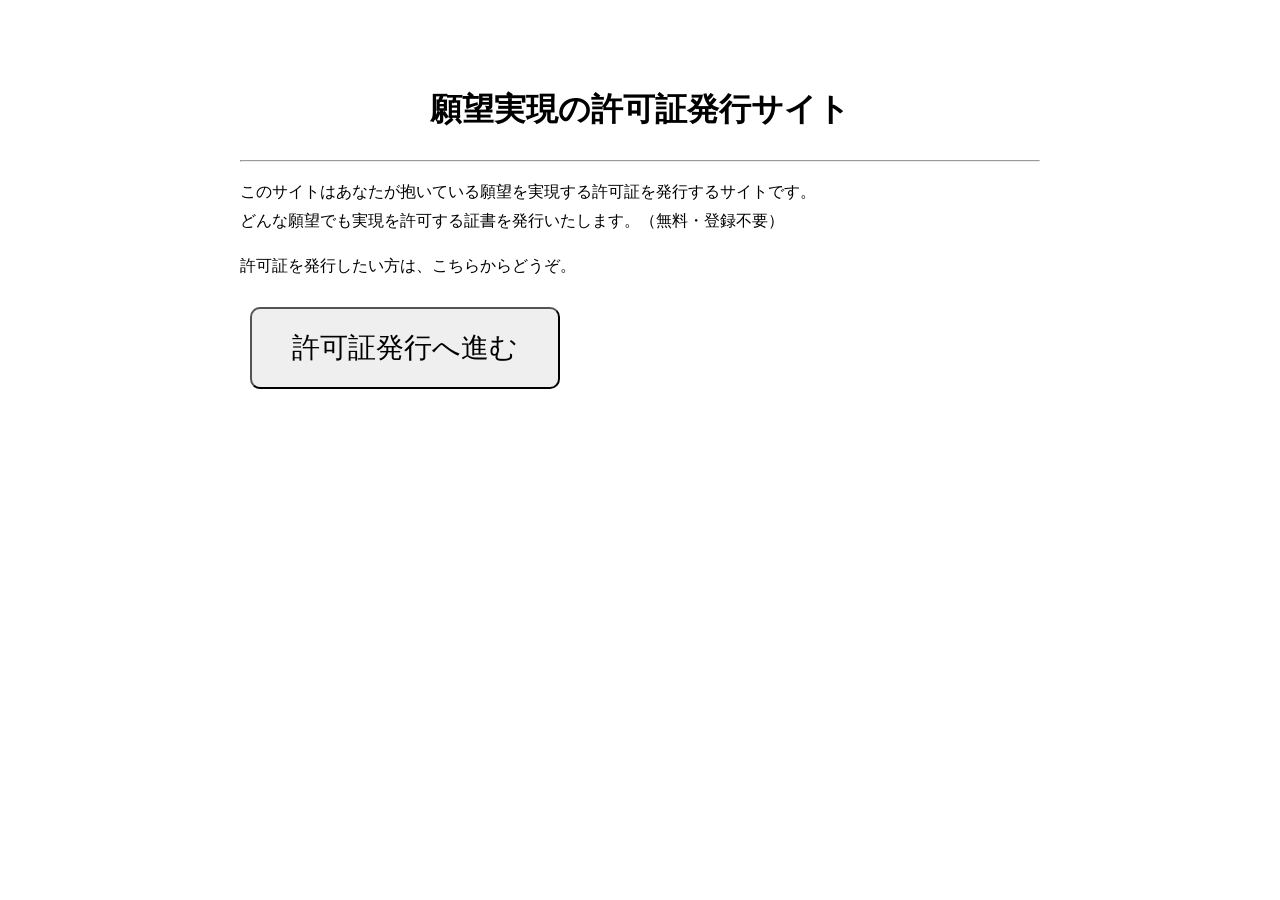
<file: index.html>
<!DOCTYPE html>
<html lang="ja">
<head>
  
<!-- Google tag (gtag.js) -->
<script async src="https://www.googletagmanager.com/gtag/js?id=G-RPZJDQEGFG"></script>
<script>
  window.dataLayer = window.dataLayer || [];
  function gtag(){dataLayer.push(arguments);}
  gtag('js', new Date());

  gtag('config', 'G-RPZJDQEGFG');
</script>

<meta charset="UTF-8">
<meta name="viewport" content="width=device-width, initial-scale=1.0">
<title>願望実現許可証発行サイト</title>
<link rel="stylesheet" href="style.css">
</head>
<body>

<h1>願望実現の許可証発行サイト</h1>
<hr>

<p>
このサイトはあなたが抱いている願望を実現する許可証を発行するサイトです。<br>
どんな願望でも実現を許可する証書を発行いたします。（無料・登録不要）
</p>

<p>
許可証を発行したい方は、こちらからどうぞ。
</p>

<a href="confirm.html">
<button>許可証発行へ進む</button>
</a>

</body>
</html>
</file>
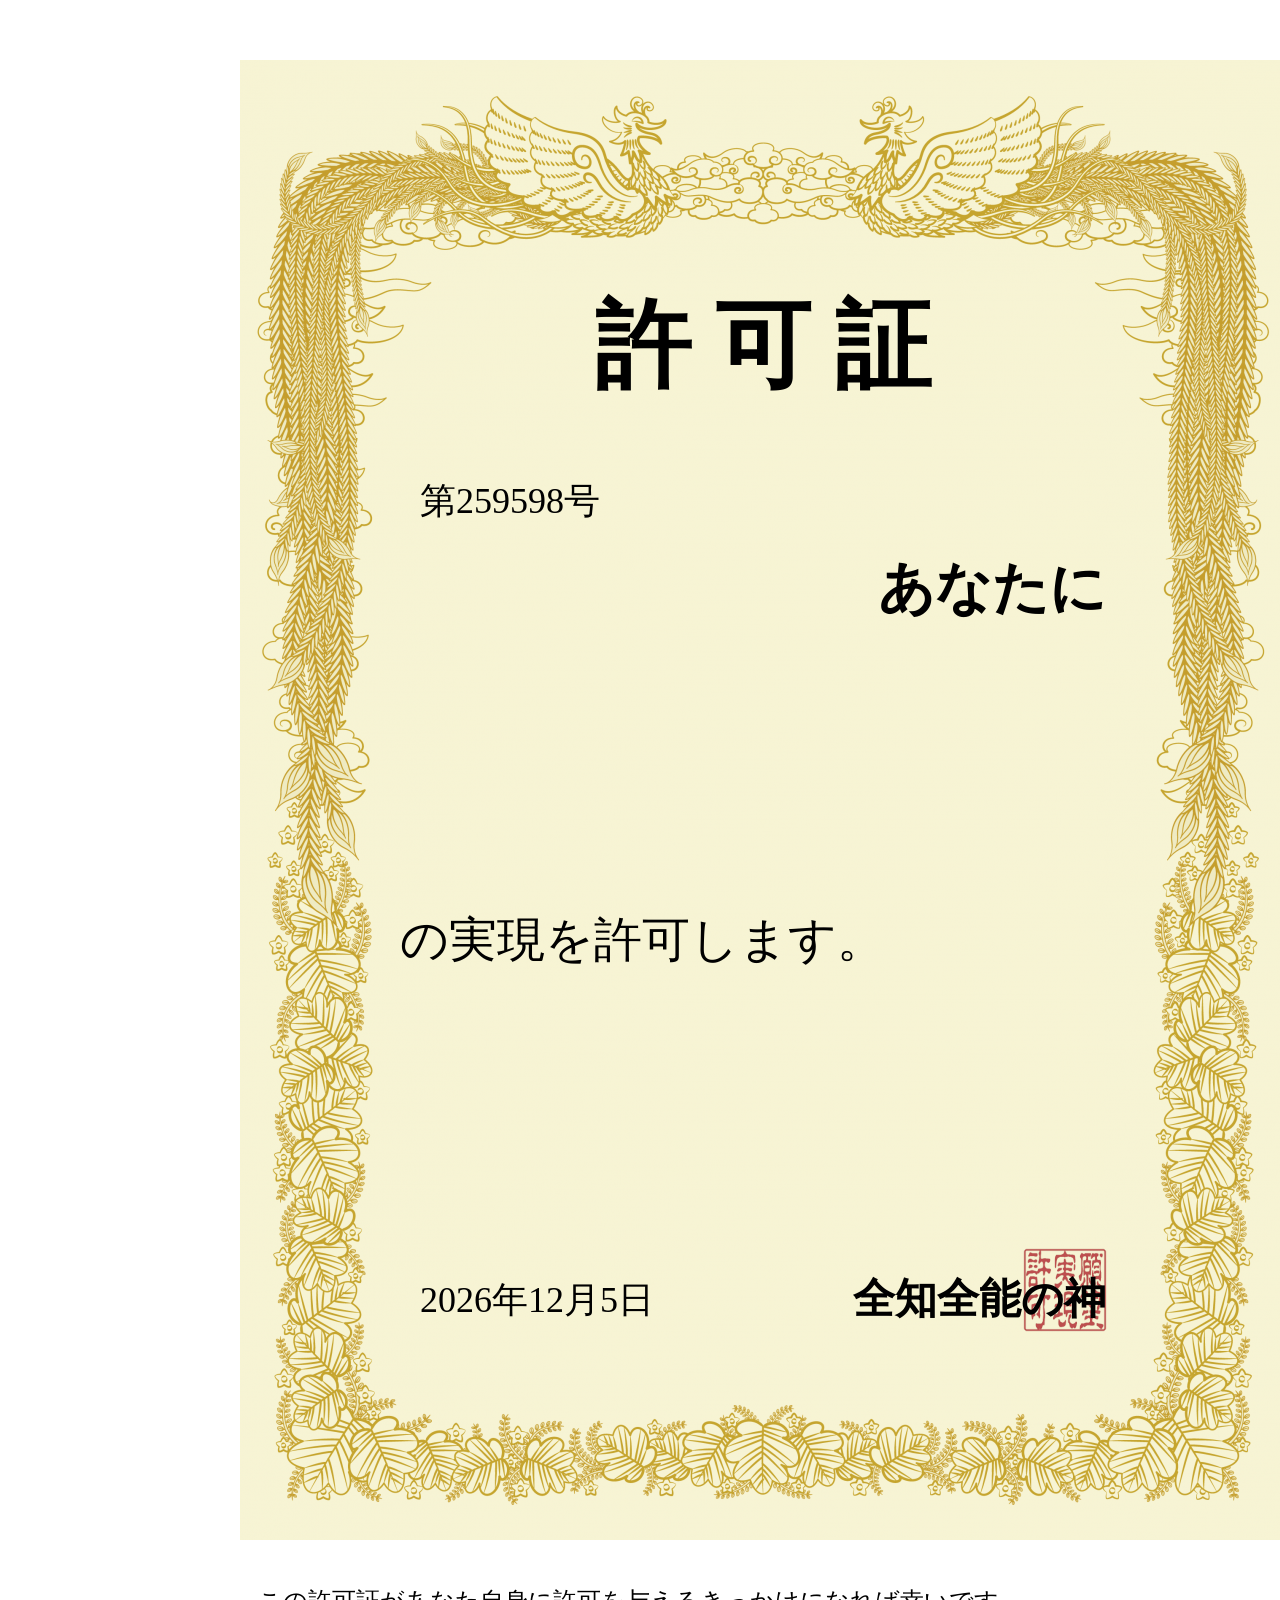
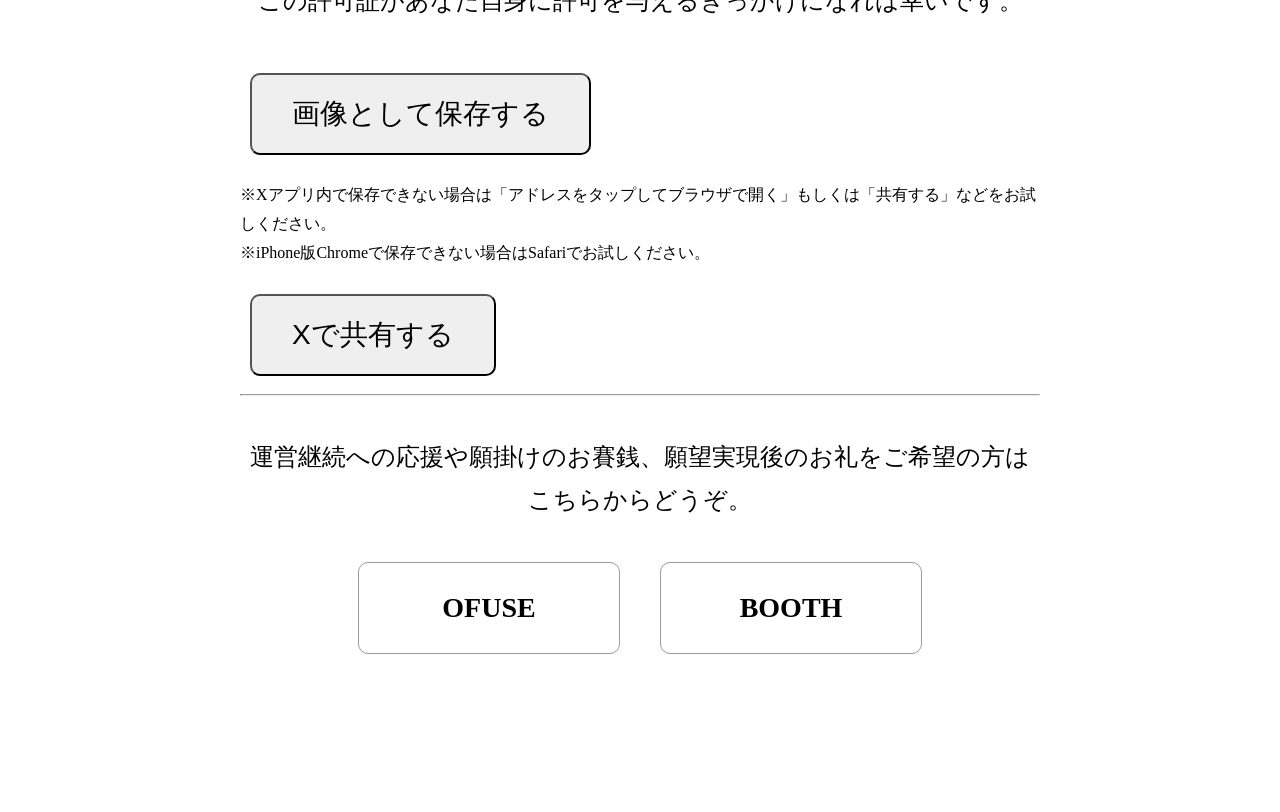
<file: certificate.html>
<!DOCTYPE html>

<html lang="ja">
<head>

<!-- Google tag (gtag.js) -->
<script async src="https://www.googletagmanager.com/gtag/js?id=G-RPZJDQEGFG"></script>
<script>
  window.dataLayer = window.dataLayer || [];
  function gtag(){dataLayer.push(arguments);}
  gtag('js', new Date());

  gtag('config', 'G-RPZJDQEGFG');
</script>

<meta charset="UTF-8">
<meta name="viewport" content="width=device-width, initial-scale=1.0">
<title>願望実現許可証</title>
<link rel="stylesheet" href="style.css">
</head>

<body>

<div class="certificate-image" id="certificate">

<div class="certificate-main">

<h1>許  可  証</h1>

<p id="certificateNo"></p>

<h3 id="nameText"></h3>

</div>

<div class="wish-area">

<h2 id="wishText"></h2>

<p class="certificate-text">
の実現を許可します。
</p>

</div>

<div class="certificate-footer">

<p class="issue-date" id="issueDate"></p>

<p class="issuer" id="issuerText">
全知全能の神
</p>

</div>

<p class="site-url">
shamonthoughtadvisor.github.io/ganbou-kyokasho
</p>

</div>

<div class="mobile-content">
  
<p class="message">

この許可証があなた自身に許可を与えるきっかけになれば幸いです。

</p>
  
<button onclick="saveCertificate()">
画像として保存する
</button>

<p class="save-note">
※Xアプリ内で保存できない場合は「アドレスをタップしてブラウザで開く」もしくは「共有する」などをお試しください。<br>
※iPhone版Chromeで保存できない場合はSafariでお試しください。
</p>

<button onclick="shareX()">
Xで共有する
</button>

<hr>

<script>
const params = new URLSearchParams(window.location.search);

gtag('event', 'certificate_issued');

const number =
Math.floor(Math.random() * 900000) + 100000;

document.getElementById("certificateNo").textContent =
"第" + number + "号";

const today = new Date();

document.getElementById("issueDate").textContent =
today.getFullYear() + "年"
+ (today.getMonth() + 1) + "月"
+ today.getDate() + "日";

const wish =
params.get("wish");

const name =
params.get("name");

const issuer =
params.get("issuer");
  
const limitedWish =
wish ? wish.slice(0, 40) : "";

const limitedName =
name ? name.slice(0, 10) : "";

const limitedIssuer =
issuer ? issuer.slice(0, 10) : "";
  
document.getElementById("wishText").textContent =
limitedWish;

document.getElementById("issuerText").textContent =
issuer && issuer.trim() !== ""
? limitedIssuer
: "全知全能の神";
  
if(name && name.trim() !== "") {

document.getElementById("nameText").textContent =
limitedName + " 殿";

} else {

document.getElementById("nameText").textContent =
"あなたに";

}
</script>

<script src="https://html2canvas.hertzen.com/dist/html2canvas.min.js"></script>

<script>

function saveCertificate() {

html2canvas(
document.getElementById("certificate")
).then(canvas => {

const link =
document.createElement("a");

link.download =
"ganbou-kyokasho.png";

link.href =
canvas.toDataURL();

link.click();

});

}

function shareX() {

const text =
// "『" + wish + "』の実現許可証を発行しました✨\n\n"
"『願望実現の許可証』を発行しました✨\n\n"
+ "あなたが今、自分に許可を出したいことは何ですか？😊\n\n"
+ "#願望実現許可証 #引き寄せの法則\n\n";

const url =
"https://shamonthoughtadvisor.github.io/ganbou-kyokasho/";

window.open(
"https://twitter.com/intent/tweet?text="
+ encodeURIComponent(text)
+ "&url="
+ encodeURIComponent(url)
);

}

</script>



<p class="message">
  
運営継続への応援や願掛けのお賽銭、願望実現後のお礼をご希望の方はこちらからどうぞ。
  
</p>
  
<div class="support-links">

<a
href="https://ofuse.me/c1f67e1e"
target="_blank"
class="support-button">

OFUSE

</a>

<a
href="https://shamon.booth.pm/"
target="_blank"
class="support-button">

BOOTH

</a>

</div>
  
</div>

<br>
  
<br>

  
  
</body>
</html>
</file>
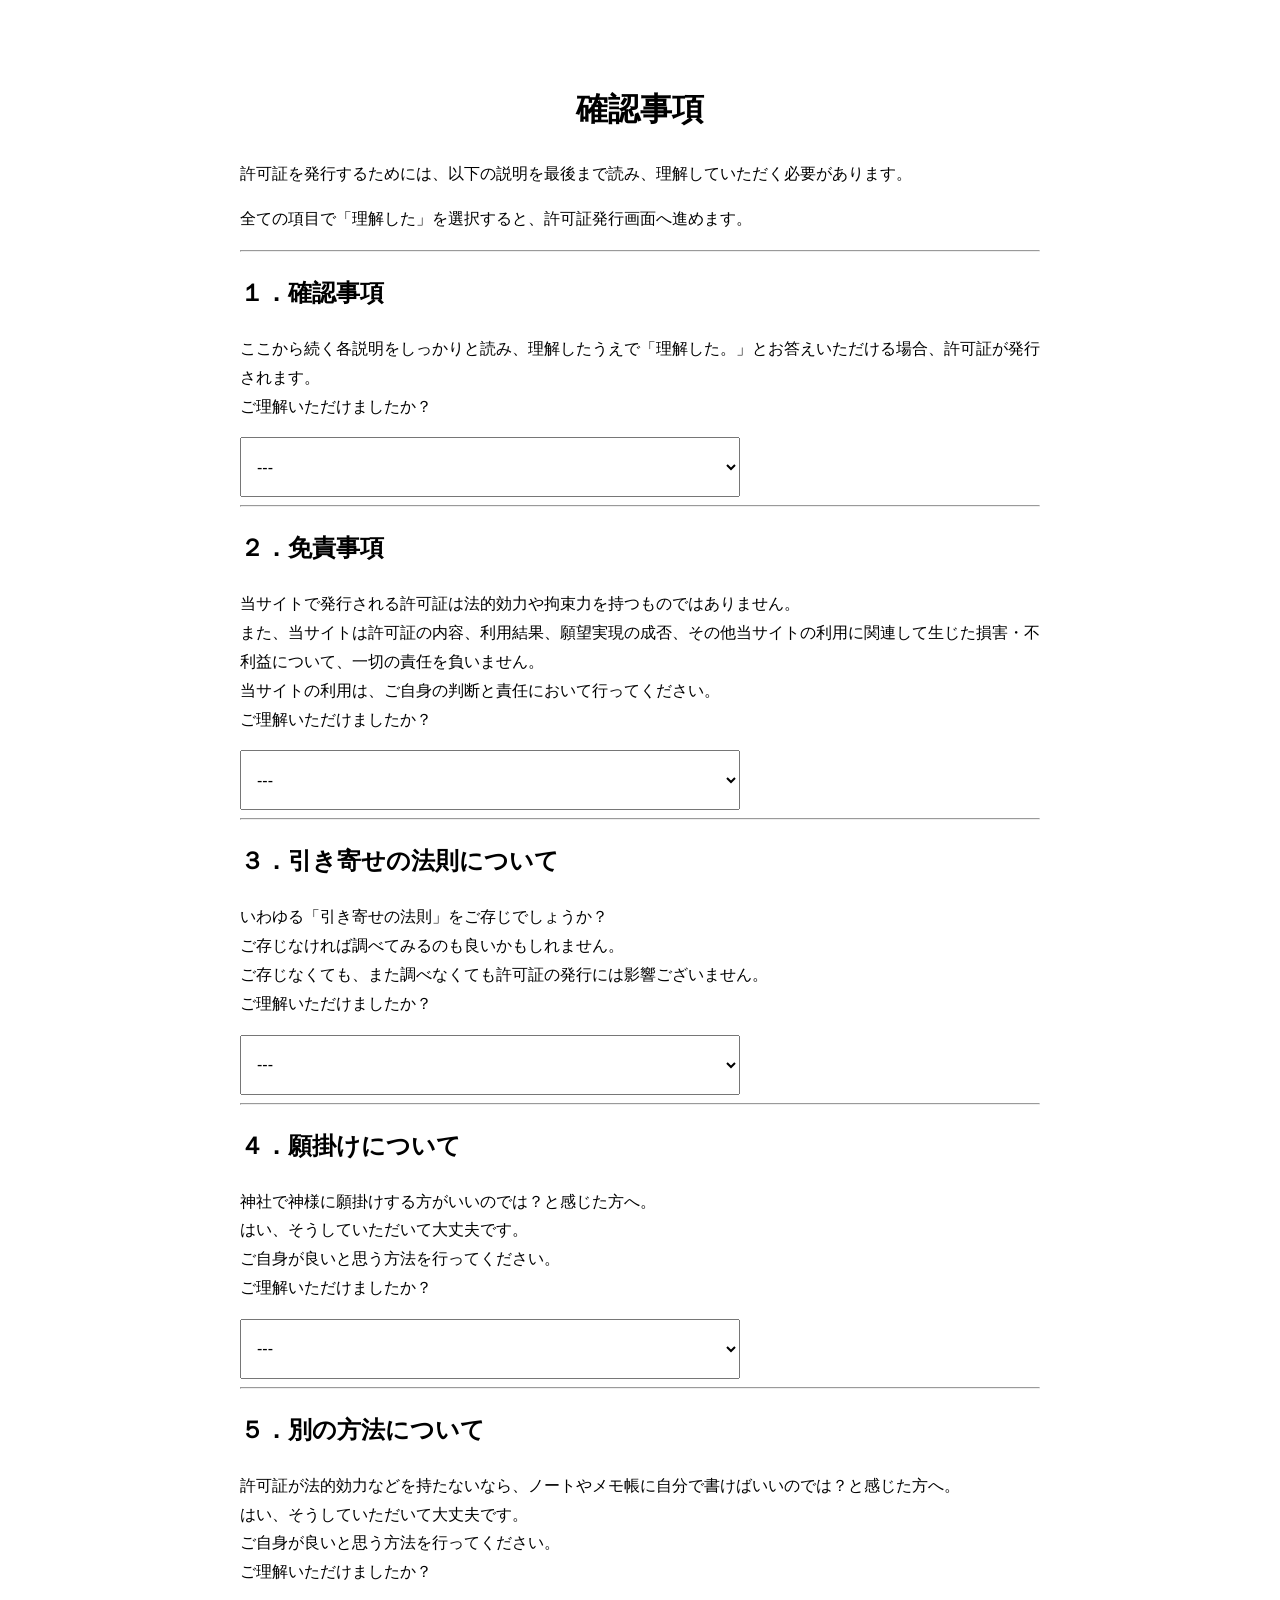
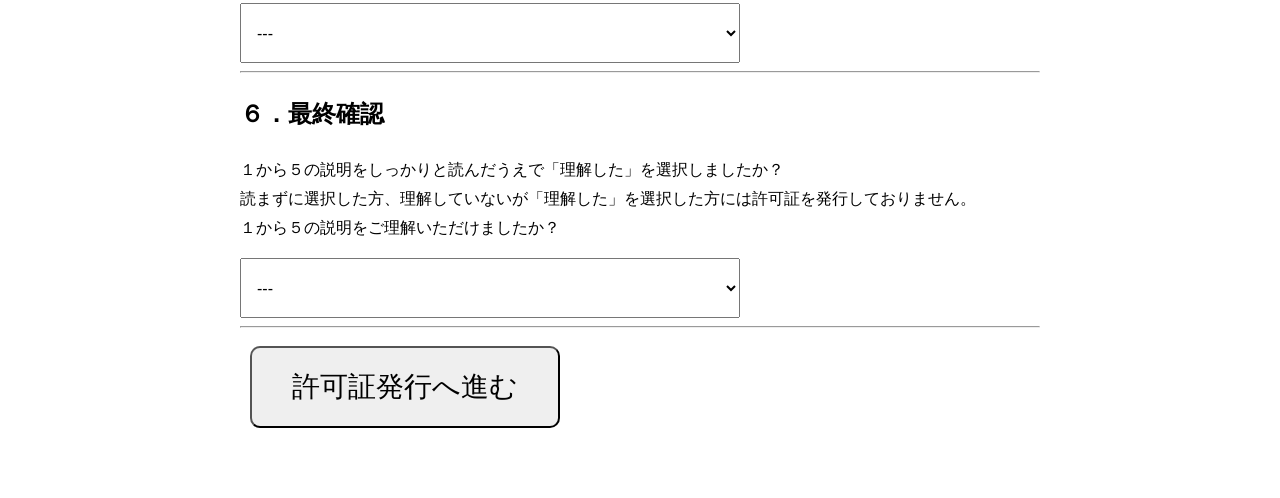
<file: confirm.html>
<!DOCTYPE html>

<html lang="ja">
<head>

<!-- Google tag (gtag.js) -->
<script async src="https://www.googletagmanager.com/gtag/js?id=G-RPZJDQEGFG"></script>
<script>
  window.dataLayer = window.dataLayer || [];
  function gtag(){dataLayer.push(arguments);}
  gtag('js', new Date());

  gtag('config', 'G-RPZJDQEGFG');
</script>
  
<meta charset="UTF-8">
<meta name="viewport" content="width=device-width, initial-scale=1.0">
<title>確認事項</title>
<link rel="stylesheet" href="style.css">
</head>

<body>

<h1>確認事項</h1>

<p>
許可証を発行するためには、以下の説明を最後まで読み、理解していただく必要があります。
</p>

<p>
全ての項目で「理解した」を選択すると、許可証発行画面へ進めます。
</p>

<hr>

<h2>１．確認事項</h2>

<p>
ここから続く各説明をしっかりと読み、理解したうえで「理解した。」とお答えいただける場合、許可証が発行されます。<br>
ご理解いただけましたか？
</p>

<select id="q1">
<option value="">---</option>
<option value="yes">理解した</option>
<option value="no">理解していない</option>
</select>

<hr>

<h2>２．免責事項</h2>

<p>
当サイトで発行される許可証は法的効力や拘束力を持つものではありません。<br>
また、当サイトは許可証の内容、利用結果、願望実現の成否、その他当サイトの利用に関連して生じた損害・不利益について、一切の責任を負いません。<br>
当サイトの利用は、ご自身の判断と責任において行ってください。<br>
ご理解いただけましたか？
  
</p>

<select id="q2">
<option value="">---</option>
<option value="yes">理解した</option>
<option value="no">理解していない</option>
</select>

<hr>

<h2>３．引き寄せの法則について</h2>

<p>
いわゆる「引き寄せの法則」をご存じでしょうか？<br>
ご存じなければ調べてみるのも良いかもしれません。<br>
ご存じなくても、また調べなくても許可証の発行には影響ございません。<br>
ご理解いただけましたか？
</p>

<select id="q3">
<option value="">---</option>
<option value="yes">理解した</option>
<option value="no">理解していない</option>
</select>

<hr>

<h2>４．願掛けについて</h2>

<p>
神社で神様に願掛けする方がいいのでは？と感じた方へ。<br>
はい、そうしていただいて大丈夫です。<br>
ご自身が良いと思う方法を行ってください。<br>
ご理解いただけましたか？
</p>

<select id="q4">
<option value="">---</option>
<option value="yes">理解した</option>
<option value="no">理解していない</option>
</select>

<hr>

<h2>５．別の方法について</h2>

<p>
許可証が法的効力などを持たないなら、ノートやメモ帳に自分で書けばいいのでは？と感じた方へ。<br>
はい、そうしていただいて大丈夫です。<br>
ご自身が良いと思う方法を行ってください。<br>
ご理解いただけましたか？
</p>

<select id="q5">
<option value="">---</option>
<option value="yes">理解した</option>
<option value="no">理解していない</option>
</select>

<hr>

<h2>６．最終確認</h2>

<p>
１から５の説明をしっかりと読んだうえで「理解した」を選択しましたか？<br>
読まずに選択した方、理解していないが「理解した」を選択した方には許可証を発行しておりません。<br>
１から５の説明をご理解いただけましたか？
</p>

<select id="q6">
<option value="">---</option>
<option value="yes">理解した</option>
<option value="no">理解していない</option>
</select>

<hr>

<button onclick="checkAnswers()">
許可証発行へ進む
</button>

<script>

function checkAnswers() {

for(let i = 1; i <= 6; i++){

const value =
document.getElementById("q" + i).value;

if(value !== "yes"){

alert(
"全ての項目で「理解した」を選択してください。"
);

return;

}

}

window.location.href =
"issue.html";

}

</script>

</body>
</html>
</file>
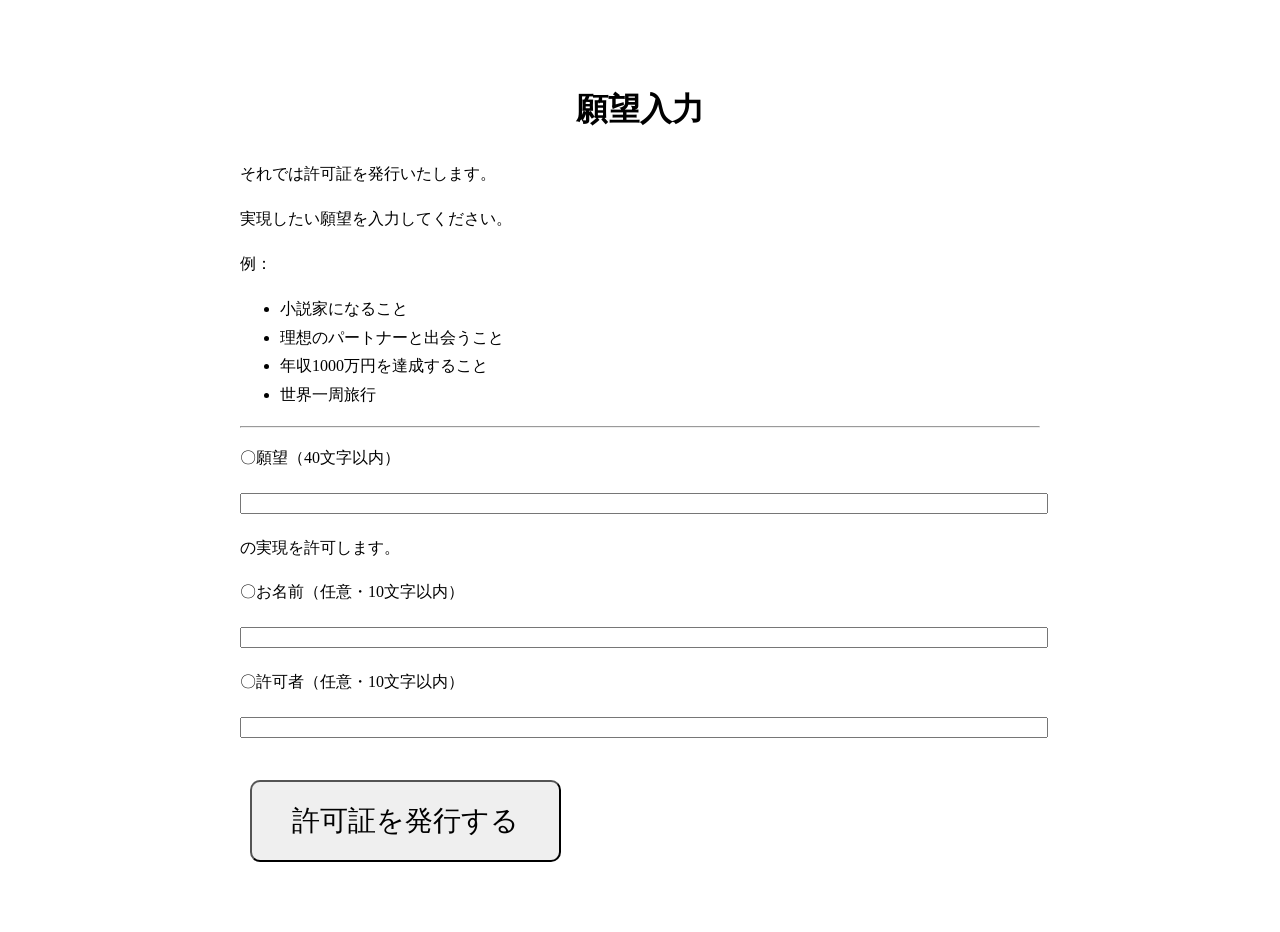
<file: issue.html>
<!DOCTYPE html>

<html lang="ja">
<head>

<!-- Google tag (gtag.js) -->
<script async src="https://www.googletagmanager.com/gtag/js?id=G-RPZJDQEGFG"></script>
<script>
  window.dataLayer = window.dataLayer || [];
  function gtag(){dataLayer.push(arguments);}
  gtag('js', new Date());

  gtag('config', 'G-RPZJDQEGFG');
</script>
  
<meta charset="UTF-8">
<meta name="viewport" content="width=device-width, initial-scale=1.0">
<title>願望入力</title>
<link rel="stylesheet" href="style.css">
</head>

<body>

<h1>願望入力</h1>

<p>
それでは許可証を発行いたします。
</p>

<p>
実現したい願望を入力してください。
</p>

<p>
例：
</p>

<ul>
<li>小説家になること</li>
<li>理想のパートナーと出会うこと</li>
<li>年収1000万円を達成すること</li>
<li>世界一周旅行</li>
</ul>

<hr>

<p>
〇願望（40文字以内）
</p>

<input
type="text"
id="wish"
maxlength="40"
style="width:100%;">

<p>
の実現を許可します。
</p>
  
<p>
〇お名前（任意・10文字以内）
</p>

<input
type="text"
id="name"
maxlength="10"
style="width:100%;">

<p>
〇許可者（任意・10文字以内）
</p>

<input
type="text"
id="issuer"
maxlength="10"
style="width:100%;">
  
<br>

<br>

<button onclick="issueCertificate()">
許可証を発行する
</button>

<script>

function issueCertificate() {

const wish =
document.getElementById("wish").value.trim();

const name =
document.getElementById("name").value.trim();

const issuer =
document.getElementById("issuer").value.trim();
  
if(wish === ""){

alert(
"願望を入力してください。"
);

return;

}

window.location.href =
"certificate.html?wish=" +
encodeURIComponent(wish) +
"&name=" +
encodeURIComponent(name) +
"&issuer=" +
encodeURIComponent(issuer);

}

</script>

</body>
</html>
</file>
<file: style.css>
body {
max-width: 800px;
margin: 40px auto;
padding: 20px;
font-family: serif;
line-height: 1.8;
}

h1 {
text-align: center;
}

button {

padding:20px 40px;

font-size:28px;

cursor:pointer;

border-radius:10px;

margin:10px;
}

.certificate {
border: 6px double #999;
padding: 60px;
margin-top: 40px;
background: #fff;
}

.certificate h1 {
margin-bottom: 60px;
}

.certificate-image {

background-image: url("certificate-base.png");

background-size: contain;
background-repeat: no-repeat;

width: 1046px;
height: 1480px;

margin: 0 auto;

padding: 120px 140px 120px 140px;

box-sizing: border-box;

position:relative;
}

.certificate-wrapper{

display:flex;

justify-content:center;

overflow-x:auto;

}

.certificate-scale{

transform-origin:top center;

}

/* 賞状本体 */

.certificate-main{

width:100%;

text-align:center;
}

.wish-area{

position:absolute;

top:520px;

left:160px;

right:160px;

bottom:260px;

display:flex;

flex-direction:column;

justify-content:center;

}

/* タイトル */

.certificate-main h1 {

font-size:96px;

margin-top:80px;
margin-bottom:10px;

font-weight:bold;
}

/* 証書番号 */

#certificateNo {

font-size:36px;

text-align:left;

padding-left:40px;

margin-bottom:10px;
}

/* 名前 */

#nameText {

font-size:56px;

font-weight:bold;

max-width:760px;

margin:0 40px 60px auto;

text-align:right;

line-height:1.6;

word-break:break-word;
overflow-wrap:break-word;
}

/* 願望 */

#wishText {

font-size:64px;

width:100%;

margin:0;

text-align:left;

line-height:1.6;

word-break:break-word;

overflow-wrap:break-word;
}

/* 本文 */

.certificate-text {

font-size:48px;

width:100%;

margin:20px 0 0 0;

text-align:left;
}

.certificate-footer{

position:absolute;

left:140px;

right:140px;

bottom:160px;

display:flex;

justify-content:space-between;

align-items:center;

}

.issue-date {

font-size:36px;

text-align:left;

margin-left:40px;

display:flex;

align-items:center;

}

/* 発行局 */

.issuer {

font-size:42px;

font-weight:bold;

margin-right:40px;

text-align:right;

display:flex;

align-items:center;

}

/* URL */

.site-url{
  
display:none;
  
}
.message{

text-align:center;

font-size:24px;

margin-top:40px;

margin-bottom:40px;

line-height:1.8;
}

.support-text{

text-align:center;

font-size:22px;

margin-top:40px;

margin-bottom:30px;
}

.support-links{

display:flex;

justify-content:center;

gap:40px;

margin-bottom:40px;
}

.support-button{

display:inline-block;

padding:20px 40px;

border:1px solid #999;

background:#fff;

color:#000;

text-decoration:none;

font-size:28px;

font-weight:bold;

border-radius:10px;

min-width:180px;

text-align:center;
}

.support-button:hover{

opacity:0.8;
}

select{

font-size:16px;

padding:12px;

min-height:60px;

width:100%;

max-width:500px;

}
@media (max-width:768px){

/* プルダウン */

select{

font-size:24px;

min-height:80px;

}

/* メッセージ */

.message{

font-size:28px;

padding:0 20px;

}

/* 応援文 */

.support-text{

font-size:26px;

padding:0 20px;

line-height:1.8;

}

/* 保存ボタン */

button{

font-size:32px;

padding:20px 30px;

min-height:80px;

width:90%;

max-width:600px;

}

/* OFUSE・BOOTH */

.support-links{

flex-direction:column;

align-items:center;

gap:20px;

}

.support-button{

font-size:32px;

padding:20px 30px;

width:90%;

max-width:500px;

}

}
@media (max-width:768px){

.mobile-content{

width:100vw;

margin-left:calc(50% - 50vw);

padding:0 10px;

box-sizing:border-box;

}

}
</file>
